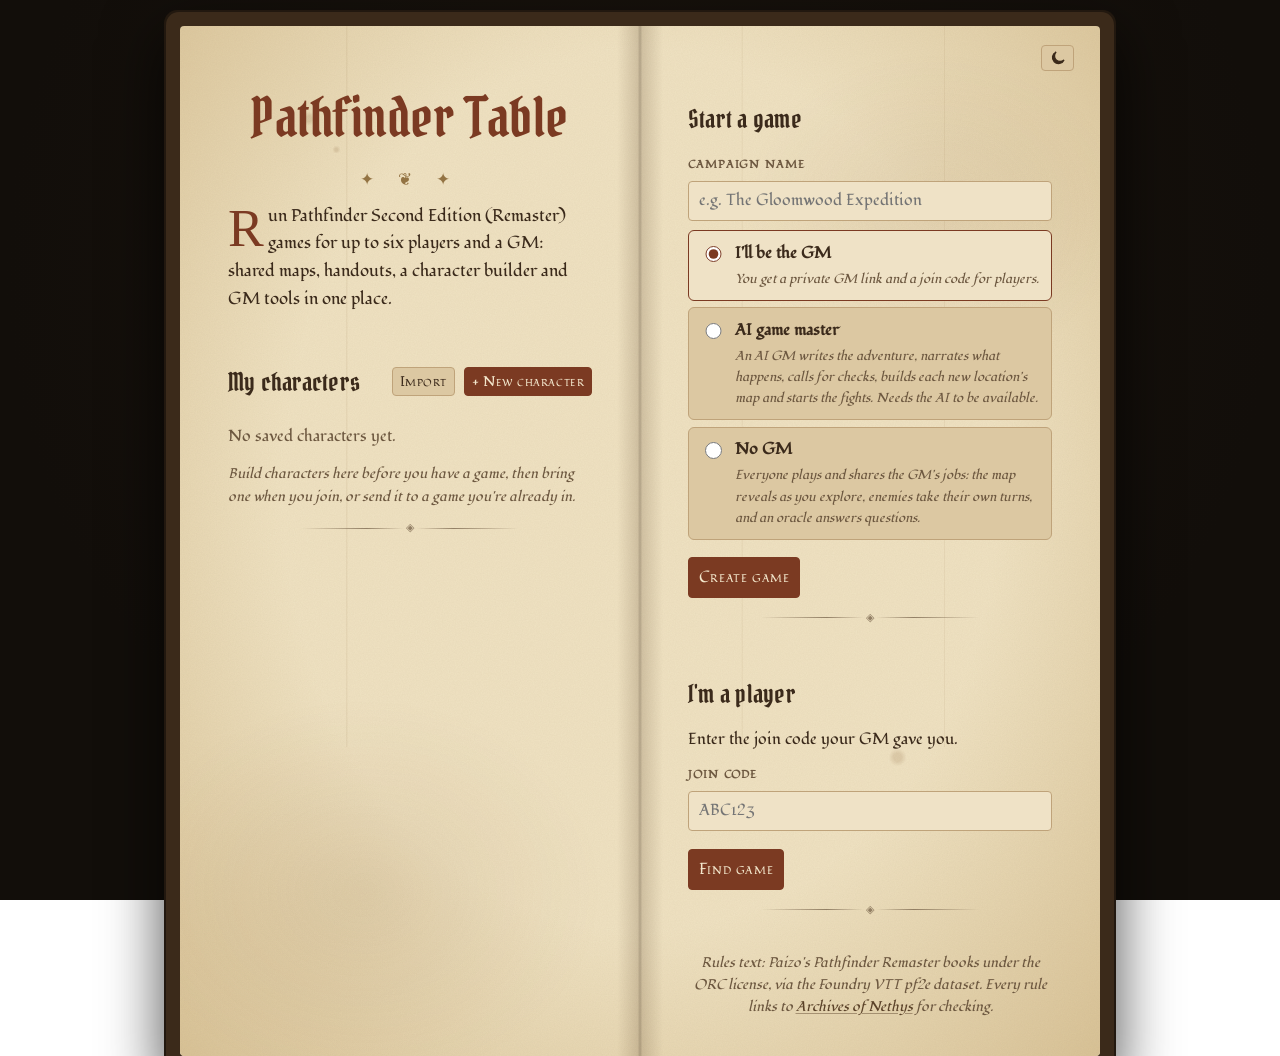
<file: public/index.html>
<!doctype html>
<html lang="en">
<head>
  <meta charset="utf-8">
  <meta name="viewport" content="width=device-width, initial-scale=1, viewport-fit=cover">
  <meta name="theme-color" content="#a33b2b">
  <meta name="apple-mobile-web-app-capable" content="yes">
  <meta name="mobile-web-app-capable" content="yes">
  <meta name="apple-mobile-web-app-status-bar-style" content="default">
  <meta name="apple-mobile-web-app-title" content="PF Table">
  <link rel="manifest" href="/manifest.webmanifest">
  <link rel="apple-touch-icon" href="/icons/apple-touch-icon.png">
  <title>Pathfinder Table</title>
  <link rel="preconnect" href="https://fonts.googleapis.com">
  <link rel="preconnect" href="https://fonts.gstatic.com" crossorigin>
  <link rel="stylesheet" href="https://fonts.googleapis.com/css2?family=Fondamento:ital@0;1&family=IM+Fell+English:ital@0;1&family=Pirata+One&family=Caveat:wght@500&display=swap">
  <link rel="stylesheet" href="css/style.css">
  <link rel="icon" href="data:image/svg+xml,<svg xmlns='http://www.w3.org/2000/svg' viewBox='0 0 32 32'><path d='M16 2 29 9v14L16 30 3 23V9z' fill='%23a33b2b'/><text x='16' y='21' font-size='13' text-anchor='middle' fill='white' font-family='serif'>20</text></svg>">
</head>
<body>
  <div id="app"></div>
  <script type="module" src="js/main.js"></script>
</body>
</html>
</file>
<file: public/css/style.css>
:root {
  /* Storybook: an illustrated fairy-tale book. Paper pages and iron-gall ink by day,
     a candlelit leather-bound copy by night. Rubric red for actions, deep teal ink for links,
     gold leaf for ornaments. */
  --bg: #efe3c8; --panel: #f9f1de; --panel2: #eadbb8; --ink: #2b1f14; --muted: #74604a; --line: #cdb789; --gold: #a87f2e; --accent: #8f2418; --accent-ink: #fbf3e0; --accent2: #1f5f63; --ok: #47662a; --warn: #9a5f12; --page-shade: rgba(110, 72, 20, .10); --vignette: rgba(92, 58, 14, .18);
  --parchment: #f3e4c0; --parchment-ink: #3b2a14; --radius: 6px;
  --shadow: 0 1px 0 var(--line), 0 6px 18px var(--page-shade);
  --font-display: "IM Fell English", "IM FELL English", Georgia, "Times New Roman", serif;
  --font-scrawl: "Caveat", "Fondamento", cursive;
  --font-body: "Fondamento", "Crimson Pro", "Iowan Old Style", "Palatino Linotype", Palatino, Georgia, serif;
  font-family: var(--font-body); color-scheme: light;
}
@media (prefers-color-scheme: dark) {
  :root:not([data-theme="light"]) { --bg: #1a140f; --panel: #271e16; --panel2: #31261b; --ink: #ecdcbc; --muted: #b19b7b; --line: #4d3c29; --gold: #caa55a; --accent: #d26a4f; --accent-ink: #1a120c; --accent2: #78b4ad; --ok: #95bb6a; --warn: #e0a64e; --page-shade: rgba(0, 0, 0, .28); --vignette: rgba(0, 0, 0, .55); color-scheme: dark; }
}
:root[data-theme="dark"] { --bg: #1a140f; --panel: #271e16; --panel2: #31261b; --ink: #ecdcbc; --muted: #b19b7b; --line: #4d3c29; --gold: #caa55a; --accent: #d26a4f; --accent-ink: #1a120c; --accent2: #78b4ad; --ok: #95bb6a; --warn: #e0a64e; --page-shade: rgba(0, 0, 0, .28); --vignette: rgba(0, 0, 0, .55); color-scheme: dark; }
* { box-sizing: border-box; }
html, body { margin: 0; height: 100%; }
body { background: var(--bg); color: var(--ink); font-size: 14px; line-height: 1.45; }
a { color: var(--accent2); }
h1, h2, h3, h4 { margin: .4em 0 .3em; font-family: var(--font-display); }
h2 { font-size: 1.35rem; } h3 { font-size: 1.1rem; } h4 { font-size: .98rem; }
p { margin: .35em 0; }
input, select, textarea, button, .button {
  font: inherit; color: var(--ink); background: var(--panel); border: 1px solid var(--line); border-radius: 6px; padding: .4em .6em;
}
textarea { width: 100%; resize: vertical; }
input[type=checkbox] { width: auto; }
button, .button { cursor: pointer; background: var(--panel2); text-decoration: none; display: inline-flex; align-items: center; gap: .3em; white-space: nowrap; }
button:hover:not(:disabled), .button:hover { filter: brightness(.95); }
button:disabled { opacity: .45; cursor: not-allowed; }
button.primary { background: var(--accent); color: var(--accent-ink); border-color: var(--accent); }
button.danger { background: var(--accent); }
.brand.link { border: none; background: none; padding: 0; font-size: 1em; }
.big-code { font-size: 1.6em; }
.dialog { display: flex; flex-direction: column; gap: .6em; }
button.small, .button.small { padding: .2em .5em; font-size: .85em; }
button.icon { background: none; border: none; padding: 0 .25em; color: var(--muted); }
button.link { background: none; border: none; padding: 0; color: var(--accent2); text-align: left; white-space: normal; }
button.link.strong { font-weight: 600; color: var(--ink); }
button.active { background: var(--accent2); color: #fff; border-color: var(--accent2); }
.muted { color: var(--muted); } .warn { color: var(--warn); } .ok { color: var(--ok); } .error { color: var(--accent); }
.hint { color: var(--muted); font-size: .88em; display: block; margin: .3em 0; }
.pre { white-space: pre-wrap; }
.row { display: flex; gap: .5em; align-items: center; }
.row.wrap { flex-wrap: wrap; } .row.between { justify-content: space-between; } .row.end { justify-content: flex-end; }
.spacer { flex: 1; }
.grid2, .grid3 { display: grid; gap: .6em; grid-template-columns: repeat(2, minmax(0, 1fr)); }
.grid3 { grid-template-columns: repeat(3, minmax(0, 1fr)); }
.cols2 { display: grid; grid-template-columns: 1fr 1fr; gap: 1em; }
.field { display: flex; flex-direction: column; gap: .2em; margin: .3em 0; }
.field .lbl, .lbl { font-size: .78em; text-transform: uppercase; letter-spacing: .04em; color: var(--muted); font-weight: 600; }
.field input, .field select, .field textarea { width: 100%; }
.check { display: inline-flex; gap: .3em; align-items: center; }
.tag { display: inline-block; background: var(--panel2); border: 1px solid var(--line); border-radius: 999px; padding: 0 .55em; font-size: .78em; margin-left: .3em; }
.code { font-family: var(--font-body); letter-spacing: .1em; }
.aon { font-size: .78em; color: var(--accent2); text-decoration: none; white-space: nowrap; }
.rar { font-size: .7em; text-transform: uppercase; margin-left: .4em; padding: 0 .4em; border-radius: 3px; color: #fff; background: #b07a2a; }
.rar.rare { background: #2b4f9e; } .rar.unique { background: #7a2b9e; }
ul.plain { list-style: none; padding: 0; margin: .3em 0; } ul.plain li { padding: .2em 0; }
.loading, .empty { padding: 3em; text-align: center; color: var(--muted); }
.empty pre { text-align: left; display: inline-block; background: var(--panel2); padding: 1em; border-radius: 6px; }

/* landing */
.landing { max-width: 920px; margin: 0 auto; padding-block: 2em; padding-left: max(16px, env(safe-area-inset-left, 0px)); padding-right: max(16px, env(safe-area-inset-right, 0px)); }
.hero h1 { font-size: 2.4rem; margin-bottom: 0; color: var(--accent); }
.cards { display: grid; grid-template-columns: 1fr 1fr; gap: 1em; margin: 1em 0; }
.card { background: var(--panel); border: 1px solid var(--line); border-radius: var(--radius); padding: 1.2em; box-shadow: var(--shadow); }
.card > button.primary { margin-top: .6em; }
.recent li { display: flex; gap: .5em; align-items: center; }
footer { color: var(--muted); font-size: .85em; margin-top: 2em; }
.seats { display: grid; grid-template-columns: repeat(3, 1fr); gap: .5em; margin: .5em 0 1em; }
.seat { flex-direction: column; align-items: flex-start; padding: .6em; white-space: normal; }
.seat.chosen { outline: 2px solid var(--accent); }

/* app layout */
.topbar { display: flex; gap: .7em; align-items: center; padding-block: .5em; padding-left: max(16px, env(safe-area-inset-left, 0px)); padding-right: max(16px, env(safe-area-inset-right, 0px)); background: var(--panel); border-bottom: 1px solid var(--line); position: sticky; top: 0; z-index: 5; flex-wrap: wrap; }
.brand { font-family: var(--font-display); font-weight: 700; color: var(--accent); text-decoration: none; }
.topbar .title { font-weight: 600; }
.layout { display: grid; grid-template-columns: minmax(0, 1fr) 340px; height: calc(100vh - 49px); }
.main { overflow: auto; padding-block: 0 2em; padding-left: max(16px, env(safe-area-inset-left, 0px)); padding-right: max(16px, env(safe-area-inset-right, 0px)); }
.side { border-left: 1px solid var(--line); background: var(--panel); display: flex; flex-direction: column; min-height: 0; }
.side .grow { flex: 1; min-height: 0; display: flex; flex-direction: column; }
body.offline .topbar::after { content: "Reconnecting…"; color: var(--warn); }
.tabs { display: flex; gap: .2em; flex-wrap: wrap; position: sticky; top: 0; background: var(--bg); padding: .6em 0; z-index: 3; border-bottom: 1px solid var(--line); margin-bottom: .6em; }
.tabs button { background: none; border: 1px solid transparent; }
.tabs button.active { background: var(--panel); border-color: var(--line); color: var(--ink); font-weight: 600; }
.badge { background: var(--accent); color: #fff; border-radius: 999px; padding: 0 .4em; font-size: .75em; }
.bsec { background: var(--panel); border: 1px solid var(--line); border-radius: var(--radius); padding: .8em 1em; margin: .7em 0; }

/* log */
.log-panel { display: flex; flex-direction: column; flex: 1; min-height: 0; padding: .5em; gap: .4em; border-top: 1px solid var(--line); }
.log { flex: 1; overflow-y: auto; display: flex; flex-direction: column; gap: .35em; min-height: 120px; }
.log-chat { font-size: .92em; }
.log-system { font-size: .85em; color: var(--muted); font-style: italic; }
.log-roll { background: var(--panel2); border-radius: 6px; padding: .35em .55em; border-left: 3px solid var(--accent2); }
.log-roll.private { border-left-color: var(--warn); opacity: .9; }
.log-roll.nat20 { border-left-color: var(--ok); } .log-roll.nat1 { border-left-color: var(--accent); }
.roll-total .total { font-size: 1.4em; font-weight: 700; font-family: var(--font-display); }
.outcome { font-weight: 600; font-size: .85em; }
.outcome.o0 { color: var(--accent); } .outcome.o1 { color: var(--warn); } .outcome.o2 { color: var(--ok); } .outcome.o3 { color: var(--ok); text-transform: uppercase; }
.dice-row { display: flex; flex-wrap: wrap; gap: .25em; align-items: center; }
.log-panel .row input:not([type]) { flex: 1; min-width: 0; }

/* initiative */
.initiative { padding: .5em; max-height: 45vh; overflow: auto; }
.ini-list { list-style: none; padding: 0; margin: .3em 0; }
.ini-list li { display: grid; grid-template-columns: 2.2em 1fr auto; gap: .2em .4em; align-items: center; padding: .25em .35em; border-radius: 5px; border-left: 3px solid transparent; }
.ini-list li.current { background: var(--panel2); border-left-color: var(--accent); font-weight: 600; }
.ini-list li.enemy .name { color: var(--accent); } .ini-list li.pc .name { color: var(--accent2); } .ini-list li.ally .name { color: var(--ok); }
.ini-list li.hidden-entry { opacity: .55; }
.ini-list .init { font-weight: 700; text-align: center; background: var(--panel2); border-radius: 4px; }
.ini-list .ini-ctl { grid-column: 1 / -1; display: flex; gap: .2em; justify-content: flex-end; }
.ini-list .conds { grid-column: 2 / -1; color: var(--warn); }

/* builder */
.builder-head { display: flex; justify-content: space-between; align-items: center; flex-wrap: wrap; gap: .5em; }
.builder-cols { display: grid; grid-template-columns: minmax(0, 1fr) 270px; gap: 1em; align-items: start; }
.builder-summary { position: sticky; top: 3.5em; background: var(--panel); border: 1px solid var(--line); border-radius: var(--radius); padding: .8em; max-height: calc(100vh - 120px); overflow: auto; }
.attr-grid { display: grid; grid-template-columns: repeat(6, 1fr); gap: .25em; text-align: center; }
.attr { background: var(--panel2); border-radius: 6px; padding: .2em; display: flex; flex-direction: column; }
.attr span { font-size: .7em; color: var(--muted); }
.attr strong { font-size: 1.15em; }
table.mini { border-collapse: collapse; width: 100%; font-size: .92em; margin: .3em 0; }
table.mini td, table.mini th { padding: .2em .4em; border-bottom: 1px solid var(--line); text-align: left; }
table.mini.dc th { color: var(--muted); font-weight: 400; }
.skill-list > div { display: flex; justify-content: space-between; font-size: .9em; }
.issues { background: rgba(168,106,16,.12); border-radius: 6px; padding: .4em .7em; margin-top: .6em; }
.issues ul { margin: 0; padding-left: 1.1em; font-size: .88em; }
.chips { display: flex; flex-wrap: wrap; gap: .3em; margin: .3em 0; }
.chip { border-radius: 999px; padding: .2em .65em; font-size: .88em; background: var(--panel2); border: 1px solid var(--line); display: inline-flex; gap: .2em; align-items: center; }
.chip.on { background: var(--accent2); color: #fff; border-color: var(--accent2); }
.chip.on button.icon { color: #fff; }
.chip.add { border-style: dashed; }
.boost-row { display: flex; gap: .3em; align-items: center; flex-wrap: wrap; margin: .3em 0; }
.boost-row .lbl { min-width: 12em; }
.info-cards { display: grid; grid-template-columns: repeat(auto-fill, minmax(240px, 1fr)); gap: .5em; margin-top: .6em; }
.info-card { background: var(--panel2); border-radius: 6px; padding: .5em .7em; font-size: .9em; }
.rich.collapsed { max-height: 4.2em; overflow: hidden; -webkit-mask-image: linear-gradient(#000 50%, transparent); mask-image: linear-gradient(#000 50%, transparent); }
.rich p { margin: .3em 0; } .rich hr { border: none; border-top: 1px solid var(--line); }
.feat-slots { display: flex; flex-direction: column; gap: .3em; }
.feat-slot { display: grid; grid-template-columns: 2.2em 6em 1fr auto auto; gap: .4em; align-items: center; }
.feat-slot .lvl { font-weight: 700; text-align: center; background: var(--panel2); border-radius: 4px; }
.feat-slot .kind { color: var(--muted); font-size: .88em; }
.feat-slot button.empty { border-style: dashed; color: var(--muted); }
.feat-slot > button:nth-child(3) { justify-content: flex-start; }
.weapon-row { display: grid; grid-template-columns: 8em 1fr auto auto auto; gap: .4em; align-items: center; margin: .25em 0; }
.spell-rank { margin: .4em 0; }
.picker-list { max-height: 60vh; overflow: auto; margin-top: .5em; }
.pick { border-bottom: 1px solid var(--line); padding: .45em 0; }
.pick.taken { opacity: .5; }
.pick small { display: block; }

/* sheet */
.sheet-head { display: flex; gap: .8em; align-items: center; }
.sheet-head > div:nth-child(2) { flex: 1; }
.token-dot { width: 2.6em; height: 2.6em; border-radius: 50%; color: #fff; display: flex; align-items: center; justify-content: center; font-weight: 700; font-size: 1.2em; flex: none; }
.token-dot.small { width: 1.6em; height: 1.6em; font-size: .75em; }
.sheet-vitals { display: grid; grid-template-columns: 1.6fr repeat(4, 1fr); gap: .5em; margin: .6em 0; }
.vital { background: var(--panel); border: 1px solid var(--line); border-radius: var(--radius); padding: .5em; display: flex; flex-direction: column; gap: .25em; }
.vital .big { font-size: 2em; font-family: var(--font-display); }
.hpbar { height: 6px; background: var(--panel2); border-radius: 3px; overflow: hidden; }
.hpbar div { height: 100%; background: var(--ok); }
.rollable { display: flex; justify-content: space-between; gap: .5em; width: 100%; background: var(--panel2); }
.rollable:hover { background: var(--accent2); color: #fff; }
.pip { width: 1.8em; justify-content: center; padding: .1em; opacity: .4; }
.pip.on { opacity: 1; color: var(--warn); }
.conditions { margin: .4em 0; }
.sheet-cols { display: grid; grid-template-columns: 1fr 1.2fr 1fr; gap: 1em; }
.sheet .skills { display: flex; flex-direction: column; gap: .2em; }
.sheet .skill.untrained { opacity: .7; }
.strike { background: var(--panel); border: 1px solid var(--line); border-radius: 6px; padding: .4em .6em; margin: .3em 0; }
.sheet.compact .sheet-cols { grid-template-columns: 1fr 1fr; }

/* map */
.map-view { display: flex; flex-direction: column; gap: .4em; min-width: 0; max-width: 100%; }
.map-toolbar { display: flex; gap: .25em; flex-wrap: wrap; align-items: center; }
.map-wrap { overflow: auto; max-height: 70vh; border: 1px solid var(--line); border-radius: 6px; background: var(--panel2); }
.map-canvas { display: block; cursor: crosshair; touch-action: none; }
.map-status { font-size: .8em; min-width: 12em; }
.tokens-list { margin: .5em 0; }

/* GM */
.seat-grid { display: grid; grid-template-columns: repeat(auto-fill, minmax(230px, 1fr)); gap: .7em; }
.seat-card { background: var(--panel); border: 1px solid var(--line); border-radius: var(--radius); padding: .7em; }
.seat-card.open { border-style: dashed; }
.seat-card.companion { border-color: var(--ok); }
.notes { display: flex; flex-direction: column; gap: .4em; margin-top: .5em; }
.note { background: var(--panel); border: 1px solid var(--line); border-radius: 6px; padding: .5em .7em; }
.note.public { border-left: 3px solid var(--ok); }
.plot-item { border-bottom: 1px dashed var(--line); padding: .5em 0; }
.ai-out { white-space: pre-wrap; background: var(--panel2); border-radius: 6px; padding: .7em; margin: .5em 0; border-left: 3px solid #8a5a9e; }
.ai-out:empty { display: none; }
.big-dc { font-size: 2.2em; font-family: var(--font-display); font-weight: 700; margin: .2em 0; }
.ref-list { margin-top: .5em; }
.ref-list.short { max-height: 55vh; overflow: auto; }
.ref-item { border-bottom: 1px solid var(--line); padding: .35em 0; }
.ref-item small { display: block; }
.reference .row input { flex: 1; }
.quick-rules { display: grid; grid-template-columns: repeat(auto-fill, minmax(280px, 1fr)); gap: .7em; }
.quick-rules section { background: var(--panel); border: 1px solid var(--line); border-radius: 6px; padding: .6em .8em; }
.statblock { font-size: .93em; }
.statblock hr { border: none; border-top: 2px solid var(--accent); margin: .3em 0; }
.statblock .ability { margin: .3em 0; }
.traits { display: flex; flex-wrap: wrap; gap: .2em; margin: .2em 0; }
.traits span { background: #5b1e16; color: #fff; text-transform: uppercase; font-size: .7em; padding: .1em .45em; font-weight: 700; letter-spacing: .03em; }
.secret { color: var(--warn); }
.scene-brief ul { padding-left: 1.2em; }

/* handouts */
.handout-grid { display: grid; grid-template-columns: repeat(auto-fill, minmax(320px, 1fr)); gap: 1em; }
.handout-card { background: var(--panel); border: 1px solid var(--line); border-radius: var(--radius); padding: .7em; display: flex; flex-direction: column; gap: .5em; }
.mini-preview { max-height: 260px; overflow: hidden; -webkit-mask-image: linear-gradient(#000 75%, transparent); mask-image: linear-gradient(#000 75%, transparent); }
.handout-editor { display: grid; grid-template-columns: 1fr 1fr; gap: 1em; }
.handout { background: var(--parchment); color: var(--parchment-ink); font-family: var(--font-body); padding: 1.5em 1.7em; border-radius: 3px;
  box-shadow: inset 0 0 40px rgba(120,80,20,.25), 0 2px 8px rgba(0,0,0,.2); position: relative; font-size: 15px; line-height: 1.55; }
.handout h2, .handout h3 { color: #4a2b0e; margin-top: 0; }
.handout .salute { font-style: italic; }
.handout .sign { text-align: right; font-style: italic; margin-top: 1em; }
.handout .seal { position: absolute; right: 1em; bottom: -.6em; width: 2.6em; height: 2.6em; border-radius: 50%; background: #8c1d14; color: #f3d9a0; display: flex; align-items: center; justify-content: center; font-weight: 700; box-shadow: 0 2px 4px rgba(0,0,0,.3); }
.ho-notice { text-align: center; border: 3px double #6b4a22; }
.ho-notice h2 { font-size: 2.2em; letter-spacing: .12em; margin: 0; }
.ho-notice .reward { font-weight: 700; font-size: 1.1em; }
.ho-journal { background: #efe6cf; font-style: italic; }
.ho-prophecy { text-align: center; font-style: italic; background: #e8d9b0; }
.ho-clue { background: #f7efd8; transform: rotate(-.6deg); font-family: var(--font-scrawl); font-size: 1.2em; }
.ho-item, .ho-creature, .ho-npc { background: #fbf6ea; font-family: var(--font-body); font-size: 14px; }
.ho-mapfrag img { max-width: 100%; display: block; margin: 0 auto; filter: sepia(.35); border: 1px solid #6b4a22; }
.handout .traits span { background: #5b1e16; }
body.print-handout { background: #fff; padding: 2em; }
@media print { body.print-handout .handout { box-shadow: none; } }

/* modal & toast */
.modal-back { position: fixed; inset: 0; background: rgba(0,0,0,.45); display: flex; align-items: flex-start; justify-content: center; padding: 4vh 1em; z-index: 20; overflow: auto; }
.modal { background: var(--bg); border-radius: 10px; width: min(640px, 100%); box-shadow: 0 10px 40px rgba(0,0,0,.35); }
.modal.wide { width: min(1100px, 100%); }
.modal-head { display: flex; justify-content: space-between; align-items: center; padding: .6em 1em; border-bottom: 1px solid var(--line); }
.modal-body { padding: 1em; max-height: 82vh; overflow: auto; }
#toasts { position: fixed; bottom: 1em; left: 50%; transform: translateX(-50%); display: flex; flex-direction: column; gap: .4em; z-index: 30; }
.toast { background: #2a241d; color: #fff; padding: .55em 1em; border-radius: 6px; box-shadow: var(--shadow); transition: opacity .6s; }
.toast.error { background: var(--accent); }
.toast.out { opacity: 0; }

/* shared bits used by the phone layout */
.menu-btn, .sum-bar, .mobile-only { display: none; }
.icon-btn { background: none; border: none; font-size: 1.4em; line-height: 1; padding: .1em .4em; }
.code-btn { font-family: inherit; }
.num-input { width: 4.5em; }
.dc-input { width: 4.5em; }
.as-input { width: 8em; }
.grow-input { flex: 1; min-width: 0; }
.ini-add { margin-top: .3em; }
.ini-add summary { cursor: pointer; color: var(--accent2); font-size: .9em; padding: .2em 0; }
.ini-add[open] > * + * { margin-top: .3em; }
.ini-add .row { width: 100%; }
.map-toolbar { display: flex; gap: .4em; align-items: center; flex-wrap: wrap; }
.map-tools, .map-zoom { display: flex; gap: .25em; align-items: center; flex-wrap: wrap; }
.map-zoom { margin-left: auto; }
.play-tab { display: flex; flex-direction: column; }
.sheet-back { position: fixed; inset: 0; background: rgba(0,0,0,.4); z-index: 40; display: flex; align-items: flex-end; justify-content: center; }
.action-sheet { background: var(--bg); width: min(520px, 100%); border-radius: 14px 14px 0 0; padding: .5em .5em calc(.6em + env(safe-area-inset-bottom)); display: flex; flex-direction: column; gap: .15em; max-height: 80vh; overflow: auto; }
.as-title { font-weight: 700; padding: .5em .8em; color: var(--muted); font-size: .9em; }
.as-item { display: flex; align-items: center; gap: .7em; width: 100%; padding: .85em .9em; font-size: 1.02rem; background: var(--panel); border: none; border-radius: 10px; color: var(--ink); text-decoration: none; text-align: left; white-space: normal; }
.as-item.active { background: var(--accent2); color: #fff; }
.as-item.cancel { justify-content: center; margin-top: .3em; font-weight: 600; }
.as-icon { width: 1.6em; text-align: center; }

/* tablets: keep the side column, just narrower */
@media (max-width: 1100px) and (min-width: 761px) {
  .layout { grid-template-columns: minmax(0, 1fr) 290px; }
  .builder-cols, .sheet-cols, .handout-editor, .cols2 { grid-template-columns: 1fr; }
  .builder-summary { position: static; max-height: none; }
  .sheet-vitals { grid-template-columns: 1fr 1fr; }
  .cards { grid-template-columns: 1fr; }
}

/* ================= phones ================= */
@media (max-width: 760px) {
  body { font-size: 15px; -webkit-tap-highlight-color: transparent; }
  /* 16px inputs stop iOS from zooming in on focus */
  input, select, textarea { font-size: 16px; }
  button, .button { min-height: 40px; }
  button.small, .button.small { min-height: 34px; padding: .3em .65em; font-size: .9em; }
  button.icon { min-height: 32px; min-width: 32px; justify-content: center; }
  .hide-mobile, .top-actions, .brand, .tool-text, .map-status { display: none !important; }
  .menu-btn { display: inline-flex; min-height: 40px; }
  .mobile-only { display: initial; }

  .topbar { padding-block: .35em; top: env(safe-area-inset-top, 0px); gap: .5em; flex-wrap: nowrap; }
  body::before { content: ""; position: fixed; inset: 0 0 auto; height: env(safe-area-inset-top, 0px); z-index: 10; background: var(--panel); }
  .topbar .title { overflow: hidden; text-overflow: ellipsis; white-space: nowrap; min-width: 0; flex: 0 1 auto; }
  .topbar .tag { white-space: nowrap; overflow: hidden; text-overflow: ellipsis; max-width: 40vw; }
  .layout { display: block; height: auto; }
  .side { display: none; }
  .main { overflow: visible; padding-block: .3em calc(76px + env(safe-area-inset-bottom, 0px)); padding-left: max(16px, env(safe-area-inset-left, 0px)); padding-right: max(16px, env(safe-area-inset-right, 0px)); }
  .main:has(.play-tab) { padding-bottom: calc(66px + env(safe-area-inset-bottom)); }

  /* bottom navigation */
  .tabs.bottom-nav { position: fixed; left: 0; right: 0; bottom: 0; top: auto; z-index: 15; margin: 0; padding: .25em max(.25em, env(safe-area-inset-right, 0px)) calc(.25em + env(safe-area-inset-bottom, 0px)) max(.25em, env(safe-area-inset-left, 0px));
    background: var(--panel); border-top: 1px solid var(--line); border-bottom: none; display: grid; grid-auto-flow: column; grid-auto-columns: 1fr; gap: 0; box-shadow: 0 -2px 10px rgba(0,0,0,.06); }
  .bottom-nav button { flex-direction: column; gap: .05em; border: none; background: none; padding: .3em .1em; min-height: 52px; color: var(--muted); border-radius: 8px; }
  .bottom-nav button.active { color: var(--accent); background: var(--panel2); font-weight: 600; }
  .nav-icon { font-size: 1.35em; line-height: 1.1; position: relative; }
  .nav-icon .badge { position: absolute; top: -.3em; right: -.9em; font-size: .55em; padding: .05em .45em; }
  .nav-label { font-size: .7rem; white-space: nowrap; overflow: hidden; text-overflow: ellipsis; max-width: 100%; }

  .bsec { padding: .7em .8em; margin: .5em 0; }
  .main .row:not(.scroll-row):not(.chat-row):not(.between) { flex-wrap: wrap; }
  .main .row.between { gap: .4em; }
  .field { min-width: 0; }
  .map-wrap { min-width: 0; max-width: 100%; }
  pre, .empty pre { white-space: pre-wrap; word-break: break-all; max-width: 100%; }
  .empty { padding: 1.5em .5em; }
  .bottom-nav button { min-width: 0; }
  .grid2, .grid3, .seats, .cols2, .cards, .builder-cols, .sheet-cols, .handout-editor { grid-template-columns: 1fr; }
  .row.wrap.scroll-row { flex-wrap: nowrap; overflow-x: auto; padding-bottom: .3em; -webkit-overflow-scrolling: touch; scrollbar-width: none; }
  .scroll-row > * { flex: none; }
  .landing { padding-block: 1em calc(1em + env(safe-area-inset-bottom, 0px)); }
  .hero h1 { font-size: 1.9rem; }
  h2 { font-size: 1.2rem; }

  /* modals become full-screen pages */
  .modal-back { padding: 0; align-items: stretch; }
  .modal, .modal.wide { width: 100%; min-height: 100%; border-radius: 0; display: flex; flex-direction: column; }
  .modal-head { position: sticky; top: 0; background: var(--bg); z-index: 2; padding-top: calc(.6em + env(safe-area-inset-top)); }
  .modal-head .icon { font-size: 1.3em; }
  .modal-body { max-height: none; flex: 1; padding: .8em .8em calc(1.5em + env(safe-area-inset-bottom)); }
  .picker-list { max-height: none; }
  .modal .row:has(> input) { flex-wrap: wrap; }
  #toasts { bottom: calc(80px + env(safe-area-inset-bottom)); width: calc(100% - 2em); }
  .toast { text-align: center; }

  /* chat & initiative tab */
  .play-tab { height: calc(100dvh - 140px - env(safe-area-inset-top) - env(safe-area-inset-bottom)); min-height: 360px; }
  .play-tab .initiative { max-height: none; padding: 0; flex: none; }
  .play-tab .log-panel { flex: 1; min-height: 0; display: flex; flex-direction: column; }
  .play-tab .log { flex: 1; min-height: 100px; height: auto; }
  .log-controls { display: flex; flex-direction: column; gap: .35em; padding-top: .3em; border-top: 1px solid var(--line); }
  .play-tab .log-panel { border: 1px solid var(--line); border-radius: var(--radius); background: var(--panel); margin-top: .6em; padding: .5em; }
  .dice-row { flex-wrap: nowrap; overflow-x: auto; scrollbar-width: none; }
  .dice-row .die { flex: none; min-width: 42px; justify-content: center; }
  .chat-row { flex-wrap: wrap; }
  .chat-row input:not(.as-input) { flex: 1; min-width: 0; }
  .chat-row .as-input { width: 100%; }
  .ini-list li { padding: .35em .3em; }
  .play-tab .ini-list { max-height: 26vh; overflow-y: auto; border-bottom: 1px solid var(--line); }
  .ini-list .num-input { width: 3.8em; min-height: 34px; }
  .ini-list .ini-ctl { flex-wrap: wrap; }

  /* builder */
  .builder-head { position: sticky; top: 0; z-index: 4; background: var(--bg); padding: .3em 0; }
  .builder-head h2 { font-size: 1.1rem; margin: 0; }
  .builder-head .row { flex: 1; justify-content: flex-end; }
  .builder-summary { position: fixed; left: 0; right: 0; bottom: calc(62px + env(safe-area-inset-bottom)); top: auto; z-index: 12; max-height: 2.9em; overflow: hidden;
    border-radius: 12px 12px 0 0; padding: 0 .8em; box-shadow: 0 -4px 14px rgba(0,0,0,.12); transition: max-height .2s; }
  .builder-summary.open { max-height: 70vh; overflow: auto; padding-bottom: 1em; }
  .modal .builder-summary { bottom: 0; }
  .sum-bar { display: flex; width: 100%; gap: .6em; align-items: center; justify-content: space-between; background: none; border: none; padding: .55em 0; min-height: 2.9em; position: sticky; top: 0; background: var(--panel); z-index: 1; }
  .sum-bar strong { overflow: hidden; text-overflow: ellipsis; white-space: nowrap; max-width: 35%; }
  .sum-bar .chev { transition: transform .2s; }
  .builder-summary.open .chev { transform: rotate(180deg); }
  .sum-title { display: none; }
  .builder-form { padding-bottom: 3.5em; }
  .boost-row { gap: .35em; }
  .boost-row .lbl { min-width: 100%; }
  .boost-row .chip { min-width: 3.4em; justify-content: center; min-height: 38px; }
  .chips .chip { min-height: 34px; }
  .feat-slot { display: flex; flex-wrap: wrap; gap: .35em; padding: .3em 0; border-bottom: 1px dashed var(--line); }
  .feat-slot > button:nth-child(3) { flex: 1 1 60%; white-space: normal; text-align: left; }
  .weapon-row { display: flex; flex-wrap: wrap; gap: .35em; padding: .4em 0; border-bottom: 1px dashed var(--line); }
  .weapon-row small { width: 100%; }
  .info-cards { grid-template-columns: 1fr; }

  /* sheet */
  .sheet-head h2 { font-size: 1.2rem; margin: 0; }
  .sheet-vitals { grid-template-columns: 1fr 1fr; }
  .sheet-vitals .vital.hp { grid-column: 1 / -1; }
  .vital.hp .row { flex-wrap: wrap; }
  .rollable { min-height: 42px; align-items: center; }
  .strike .row { flex-wrap: wrap; }
  .strike .row button { flex: 1 1 auto; justify-content: center; }
  .attr-grid { gap: .2em; }

  /* map: fill the screen, toolbar scrolls sideways */
  .map-toolbar { flex-wrap: nowrap; overflow-x: auto; scrollbar-width: none; padding-bottom: .2em; }
  .map-tools, .map-zoom { flex-wrap: nowrap; }
  .map-tools button, .map-zoom button { min-width: 42px; justify-content: center; font-size: 1.05em; }
  .map-wrap { max-height: none; height: calc(100dvh - 215px); min-height: 260px; }
  .map-title { margin: .2em 0; font-size: 1rem; }
  .table-tab .map-wrap { height: calc(100dvh - 250px); }

  /* lists & cards */
  .handout-grid { grid-template-columns: 1fr; }
  .seat-grid { grid-template-columns: 1fr; }
  .quick-rules { grid-template-columns: 1fr; }
  .reference > .row { flex-wrap: wrap; }
  .reference > .row input { flex: 1 1 100%; order: 3; }
  .ref-item .row button.link { min-height: 32px; }
  .notes .note .row { flex-wrap: wrap; }
  .plot-item .row { flex-wrap: wrap; }
  .enc-builder > .row { gap: .3em .6em; }
  .encounter table.mini td { padding: .3em .2em; }
  .ref-list.short { max-height: 45vh; }
  .statblock { font-size: .95em; }
  .handout { padding: 1.1em 1.2em; font-size: 15px; }
  .ho-notice h2 { font-size: 1.7em; }
  .mini-preview { max-height: 220px; }
}
.install-hint { display: none; }
@media (max-width: 760px) { .install-hint { display: block; } }

/* game type choice, character library, GM-less tables */
.mode-pick { display: flex; flex-direction: column; gap: .4em; margin: .5em 0; }
.mode-opt { display: flex; gap: .6em; align-items: flex-start; padding: .6em .7em; border: 1px solid var(--line); border-radius: var(--radius); background: var(--panel2); cursor: pointer; }
.mode-opt:has(input:checked) { border-color: var(--accent); background: var(--panel); }
.mode-opt input { margin-top: .25em; }
.mode-opt span { display: flex; flex-direction: column; gap: .15em; min-width: 0; }
.mode-opt small { color: var(--muted); }
.library { margin: 1em 0; }
.lib-list { display: flex; flex-direction: column; gap: .4em; margin: .5em 0; }
.lib-card { display: flex; gap: .6em; align-items: center; padding: .5em .6em; border: 1px solid var(--line); border-radius: var(--radius); background: var(--panel); width: 100%; text-align: left; white-space: normal; }
.lib-card.pickable:hover { border-color: var(--accent2); }
.lib-text { display: flex; flex-direction: column; flex: 1; min-width: 0; }
.lib-text strong, .lib-text small { overflow: hidden; text-overflow: ellipsis; }
.solo-builder { max-width: 1200px; margin: 0 auto; }
.spoiler { margin: .5em 0; padding: .4em .7em; border: 1px dashed var(--line); border-radius: 6px; }
.spoiler summary { cursor: pointer; color: var(--warn); font-weight: 600; }
.sheet-lib { margin: .8em 0; }
.table-tools { margin-bottom: .4em; }
.story textarea { margin-bottom: .4em; }
.story .row input { flex: 1; min-width: 10em; }
.picker-btn { width: 100%; white-space: normal; text-align: left; justify-content: flex-start; min-height: 2.6em; }
.picker-btn > span { display: flex; flex-direction: column; gap: .1em; min-width: 0; }
.picker-btn.empty { border-style: dashed; color: var(--muted); }
.library .row > button { margin: 0; }
.custom-heritage { background: var(--panel2); }


/* ================= storybook theme ================= */
body {
  font-size: 16px; line-height: 1.5;
  background:
    radial-gradient(ellipse at 50% -10%, rgba(255, 250, 235, .35), transparent 55%),
    radial-gradient(ellipse at 50% 120%, var(--vignette), transparent 60%),
    var(--bg);
  background-attachment: fixed;
}
h1, h2, h3, h4 { font-family: var(--font-display); font-weight: 400; letter-spacing: .01em; text-wrap: balance; }
h2 { font-size: 1.55rem; } h3 { font-size: 1.25rem; } h4 { font-size: 1.05rem; color: var(--accent2); }
a { color: var(--accent2); text-decoration-color: color-mix(in srgb, var(--accent2) 40%, transparent); text-underline-offset: 2px; }
.code { font-family: var(--font-display); letter-spacing: .14em; }
.field .lbl, .lbl { font-family: var(--font-body); font-variant: small-caps; text-transform: lowercase; font-size: .95em; letter-spacing: .06em; font-weight: 600; }
.hint, small { font-style: italic; }
.muted { font-style: normal; }

/* controls: ink on paper */
input, select, textarea { background: color-mix(in srgb, var(--panel) 80%, #fff 20%); border-color: var(--line); border-radius: 4px; }
:root[data-theme="dark"] input, :root[data-theme="dark"] select, :root[data-theme="dark"] textarea { background: var(--panel2); }
@media (prefers-color-scheme: dark) { :root:not([data-theme="light"]) input, :root:not([data-theme="light"]) select, :root:not([data-theme="light"]) textarea { background: var(--panel2); } }
input:focus-visible, select:focus-visible, textarea:focus-visible, button:focus-visible, a:focus-visible { outline: 2px solid var(--gold); outline-offset: 1px; }
button, .button { font-family: var(--font-body); font-variant: small-caps; letter-spacing: .04em; border-radius: 4px; background: var(--panel2); border-color: var(--line); }
button.primary {
  background: radial-gradient(circle at 35% 30%, color-mix(in srgb, var(--accent) 80%, #fff 20%), var(--accent) 60%);
  border-color: color-mix(in srgb, var(--accent) 70%, #000 30%); color: var(--accent-ink);
  box-shadow: inset 0 -2px 0 rgba(0, 0, 0, .18), 0 1px 2px rgba(0, 0, 0, .2);
}
button.active { background: var(--accent2); border-color: var(--accent2); color: var(--accent-ink); }
button.link, button.icon, .icon-btn { font-variant: normal; letter-spacing: 0; }
button.link.strong { font-family: var(--font-display); font-weight: 400; font-size: 1.05em; }
.chip { font-variant: small-caps; letter-spacing: .03em; }
.chip.on { background: var(--accent2); border-color: var(--accent2); color: var(--accent-ink); }
.tag { font-variant: small-caps; background: transparent; border-color: var(--gold); color: var(--muted); }

/* pages: cards and sections framed like book leaves */
.card, .bsec, .vital, .seat-card, .handout-card, .note, .strike, .lib-card, .quick-rules section, .info-card {
  background: var(--panel);
  border: 1px solid var(--line);
  box-shadow: inset 0 0 0 3px var(--panel), inset 0 0 0 4px color-mix(in srgb, var(--gold) 35%, transparent), var(--shadow);
}
.info-card { background: var(--panel2); }
.bsec > h3::before, .card > h2::before, .seat-card h4::before { content: "❧ "; color: var(--gold); }
.bsec > h3, .card > h2 { border-bottom: 1px solid color-mix(in srgb, var(--gold) 45%, transparent); padding-bottom: .15em; }

/* landing: title page */
.hero { text-align: center; padding: 1em 0 .5em; }
.hero h1 { font-family: var(--font-display); font-size: clamp(2.2rem, 7vw, 3.4rem); color: var(--accent); margin: 0; }
.hero h1::after { content: "✦ ❦ ✦"; display: block; font-size: .32em; color: var(--gold); letter-spacing: .6em; margin-top: .2em; }
.hero p { max-width: 36em; margin: .6em auto 0; font-size: 1.08em; }
.hero p::first-letter { font-family: var(--font-display); float: left; font-size: 3.1em; line-height: .85; padding: .06em .08em 0 0; color: var(--accent); }
footer { text-align: center; font-style: italic; }

/* running head and ribbon tabs */
.topbar { background: var(--panel); border-bottom: 3px double var(--line); }
.brand { font-family: var(--font-display); font-size: 1.15em; }
.topbar .title { font-family: var(--font-display); font-weight: 400; font-size: 1.08em; }
.tabs { background: transparent; border-bottom: 1px solid var(--line); }
.tabs:not(.bottom-nav) button { font-family: var(--font-display); font-variant: normal; letter-spacing: 0; font-size: 1.02em; border-radius: 4px 4px 0 0; }
.tabs:not(.bottom-nav) button.active { background: var(--panel); border-color: var(--line); border-bottom-color: var(--panel); box-shadow: inset 0 3px 0 var(--accent); color: var(--accent); }
.bottom-nav { background: var(--panel) !important; border-top: 3px double var(--line) !important; }
.bottom-nav button { font-variant: normal; letter-spacing: 0; }
.bottom-nav button.active { background: transparent !important; color: var(--accent) !important; box-shadow: inset 0 3px 0 var(--accent); border-radius: 0; }
.nav-label { font-family: var(--font-display); font-size: .78rem !important; }
.side { background: var(--panel); border-left: 3px double var(--line); }

/* chat and rolls read like margin notes */
.log-roll { background: var(--panel2); border-left-color: var(--accent2); }
.roll-total .total, .vital .big, .big-dc { font-family: var(--font-display); font-variant-numeric: tabular-nums; }
.log-system { font-family: var(--font-body); }
.ini-list .init { font-family: var(--font-display); background: transparent; border: 1px solid var(--gold); }
.ini-list li.current { background: var(--panel2); border-left-color: var(--accent); }
.attr { background: var(--panel2); border: 1px solid color-mix(in srgb, var(--gold) 40%, transparent); }
.attr strong { font-family: var(--font-display); font-weight: 400; font-size: 1.3em; }
.hpbar div { background: linear-gradient(90deg, var(--ok), color-mix(in srgb, var(--ok) 70%, var(--gold))); }

/* the map sits in the book like an inset illustration */
.map-wrap { border: 1px solid var(--line); box-shadow: inset 0 0 0 4px var(--panel), inset 0 0 0 5px var(--gold); background: var(--panel2); padding: 6px; }

/* dialogs and menus */
.modal { background: var(--bg); border: 1px solid var(--line); }
.modal-head h3 { font-size: 1.3rem; }
.action-sheet { background: var(--bg); border-top: 3px double var(--line); }
.as-item { background: var(--panel); font-family: var(--font-body); font-variant: normal; }
.toast { background: var(--ink); color: var(--bg); font-family: var(--font-body); }
.toast.error { background: var(--accent); color: var(--accent-ink); }
.statblock hr { border-top-color: var(--accent); }

/* theme switch */
.theme-btn { font-variant: normal; letter-spacing: 0; min-width: 2.4em; justify-content: center; }

@media (prefers-reduced-motion: reduce) { * { transition: none !important; } }
@media (max-width: 760px) {
  body { font-size: 16.5px; }
  .hero p::first-letter { font-size: 2.6em; }
}
/* numbers and codes: plain lining figures for legibility */
.code, .roll-total .total, .vital .big, .big-dc, .attr strong, .ini-list .init, .feat-slot .lvl, .big-code {
  font-family: var(--font-body); font-variant-numeric: lining-nums tabular-nums; font-weight: 600;
}
.code { letter-spacing: .12em; }
.theme-btn { font-family: var(--font-body); font-size: 1rem; }
.hero p { text-align: left; }


/* ================= matte sepia (overrides the storybook block above) =================
   Flat, uncoated paper: no gloss, no soft drop shadows, a faint grain, sepia inks,
   and torn edges where pages end. */
:root { --bg: #e6d6b5; --panel: #efe2c6; --panel2: #dcc8a2; --ink: #3b2a1b; --muted: #6d5840; --line: #bfa37a; --gold: #937343; --accent: #7b3a22; --accent-ink: #f3e7cc; --accent2: #5a4128; --ok: #5b6a33; --warn: #8c5a1e; --shadow: none; --page-shade: transparent;
  --grain: url("data:image/svg+xml,%3Csvg%20xmlns%3D%22http%3A//www.w3.org/2000/svg%22%20width%3D%22220%22%20height%3D%22220%22%3E%3Cfilter%20id%3D%22n%22%3E%3CfeTurbulence%20type%3D%22fractalNoise%22%20baseFrequency%3D%22.85%22%20numOctaves%3D%222%22%20stitchTiles%3D%22stitch%22/%3E%3CfeColorMatrix%20values%3D%220%200%200%200%20.35%20%200%200%200%200%20.24%20%200%200%200%200%20.12%20%200%200%200%20.09%200%22/%3E%3C/filter%3E%3Crect%20width%3D%22100%25%22%20height%3D%22100%25%22%20filter%3D%22url%28%23n%29%22/%3E%3C/svg%3E"); --torn-bottom: url("data:image/svg+xml,%3Csvg%20xmlns%3D%22http%3A//www.w3.org/2000/svg%22%20width%3D%22240%22%20height%3D%2212%22%20viewBox%3D%220%200%20240%2012%22%20preserveAspectRatio%3D%22none%22%3E%3Cpath%20d%3D%22M0%200%20H240%20L240%202.8%20L238%208.5%20L235%209.8%20L231%208.6%20L227%204.0%20L224%204.0%20L216%205.9%20L210%205.7%20L202%204.6%20L198%204.8%20L190%202.7%20L185%204.9%20L182%205.3%20L178%202.8%20L172%205.4%20L166%203.4%20L160%202.7%20L152%209.3%20L146%206.6%20L142%202.6%20L138%204.5%20L134%209.4%20L129%206.4%20L124%206.1%20L116%2010.1%20L113%204.4%20L110%204.3%20L104%203.8%20L99%204.9%20L96%204.1%20L92%205.8%20L84%202.4%20L79%205.6%20L73%208.9%20L69%206.0%20L64%206.6%20L59%204.1%20L53%205.1%20L50%204.7%20L46%209.7%20L42%206.1%20L34%204.7%20L29%2010.6%20L25%204.0%20L22%204.9%20L18%202.6%20L15%204.8%20L12%209.3%20L8%206.5%20L3%209.6%20L0%202.8%20Z%22%20fill%3D%22%23000%22/%3E%3C/svg%3E"); --torn-top: url("data:image/svg+xml,%3Csvg%20xmlns%3D%22http%3A//www.w3.org/2000/svg%22%20width%3D%22240%22%20height%3D%2212%22%20viewBox%3D%220%200%20240%2012%22%20preserveAspectRatio%3D%22none%22%3E%3Cpath%20d%3D%22M0%2012%20H240%20L240%206.9%20L238%207.6%20L230%208.4%20L227%207.6%20L223%206.1%20L219%202.6999999999999993%20L211%209.2%20L203%205.4%20L195%205.9%20L189%208.2%20L186%205.8%20L181%207.1%20L173%203.4000000000000004%20L169%209.0%20L163%205.3%20L160%201.0999999999999996%20L157%207.3%20L152%206.7%20L144%209.3%20L138%202.1999999999999993%20L134%209.1%20L131%206.3%20L125%201.1999999999999993%20L120%209.1%20L116%206.1%20L113%209.6%20L108%207.6%20L100%206.9%20L95%202.5999999999999996%20L91%208.2%20L86%205.3%20L81%206.5%20L75%206.0%20L72%207.5%20L68%205.9%20L64%206.9%20L59%206.1%20L55%208.2%20L50%208.7%20L47%208.5%20L44%206.5%20L36%209.0%20L32%207.6%20L27%209.3%20L21%207.7%20L15%209.4%20L7%205.2%20L3%206.9%20L0%206.9%20Z%22%20fill%3D%22%23000%22/%3E%3C/svg%3E"); }
@media (prefers-color-scheme: dark) { :root:not([data-theme="light"]) { --bg: #221a12; --panel: #2c2218; --panel2: #382b1e; --ink: #e2d0ad; --muted: #a8917a; --line: #57432e; --gold: #b38f58; --accent: #c4885a; --accent-ink: #221a12; --accent2: #c9ad82; --ok: #a7b27a; --warn: #d6a35c; color-scheme: dark; } }
:root[data-theme="dark"] { --bg: #221a12; --panel: #2c2218; --panel2: #382b1e; --ink: #e2d0ad; --muted: #a8917a; --line: #57432e; --gold: #b38f58; --accent: #c4885a; --accent-ink: #221a12; --accent2: #c9ad82; --ok: #a7b27a; --warn: #d6a35c; color-scheme: dark; }

body { background: var(--grain), radial-gradient(ellipse at 50% 50%, transparent 60%, var(--edge-burn) 100%), var(--bg); background-attachment: fixed; }
:root { --edge-burn: rgba(90, 58, 20, .10); }
@media (prefers-color-scheme: dark) { :root:not([data-theme="light"]) { --edge-burn: rgba(0, 0, 0, .30); } }
:root[data-theme="dark"] { --edge-burn: rgba(0, 0, 0, .30); }
@media (max-width: 760px) { .builder-head { background: var(--grain), var(--bg); } }
a { text-decoration-color: color-mix(in srgb, var(--accent2) 45%, transparent); }

/* flat, matte controls */
button, .button { box-shadow: none; }
button.primary { background: var(--accent); border-color: var(--accent); color: var(--accent-ink); box-shadow: none; }
button:hover:not(:disabled), .button:hover { filter: none; background: color-mix(in srgb, var(--panel2) 85%, var(--ink) 15%); }
button.primary:hover:not(:disabled) { background: color-mix(in srgb, var(--accent) 85%, var(--ink) 15%); }
input, select, textarea { background: var(--panel); box-shadow: none; }

/* pages: flat paper with an inked hairline frame and a torn lower edge */
.card, .bsec, .vital, .seat-card, .handout-card, .note, .strike, .lib-card, .quick-rules section, .info-card, .modal, .action-sheet, .builder-summary {
  background-image: var(--grain); box-shadow: inset 0 0 0 3px var(--panel), inset 0 0 0 4px color-mix(in srgb, var(--gold) 30%, transparent);
}
.card, .bsec, .seat-card, .handout-card, .quick-rules section {
  border-bottom: none; padding-bottom: calc(1em + 10px);
  -webkit-mask: var(--torn-bottom) bottom / 240px 12px repeat-x, linear-gradient(#000 0 0) top / 100% calc(100% - 11px) no-repeat;
          mask: var(--torn-bottom) bottom / 240px 12px repeat-x, linear-gradient(#000 0 0) top / 100% calc(100% - 11px) no-repeat;
}
.topbar { border-bottom: none; padding-bottom: calc(.5em + 10px); margin-bottom: -6px; background: var(--grain), var(--panel);
  -webkit-mask: var(--torn-bottom) bottom / 240px 12px repeat-x, linear-gradient(#000 0 0) top / 100% calc(100% - 11px) no-repeat;
          mask: var(--torn-bottom) bottom / 240px 12px repeat-x, linear-gradient(#000 0 0) top / 100% calc(100% - 11px) no-repeat; }
.side { border-left: 1px solid var(--line); background: var(--grain), var(--panel); }
.tabs:not(.bottom-nav) button.active { box-shadow: inset 0 2px 0 var(--accent); }
.bottom-nav { border-top: none !important; padding-top: calc(.25em + 10px) !important; background: var(--grain), var(--panel) !important;
  -webkit-mask: var(--torn-top) top / 240px 12px repeat-x, linear-gradient(#000 0 0) bottom / 100% calc(100% - 11px) no-repeat;
          mask: var(--torn-top) top / 240px 12px repeat-x, linear-gradient(#000 0 0) bottom / 100% calc(100% - 11px) no-repeat; }
.bottom-nav button.active { box-shadow: none; text-decoration: underline; text-decoration-color: var(--accent); text-underline-offset: 3px; }

/* sepia-tone the colorful bits so nothing breaks the photograph */
.nav-icon, .as-icon, .map-canvas, .token-dot, .ho-mapfrag img { filter: sepia(.55) saturate(.75); }
.nav-icon .badge { filter: none; }
.map-wrap { box-shadow: inset 0 0 0 4px var(--panel), inset 0 0 0 5px color-mix(in srgb, var(--gold) 60%, transparent); }
.hpbar div { background: var(--ok); }
.handout { box-shadow: inset 0 0 0 1px color-mix(in srgb, var(--parchment-ink) 25%, transparent); background-image: var(--grain); }
.toast { box-shadow: none; }
.modal-back, .sheet-back { background: rgba(40, 28, 16, .45); }
.mode-opt:has(input:checked) { background: var(--panel); }
.exit-btn { font-family: var(--font-display); font-variant: normal; letter-spacing: 0; font-size: 1rem; white-space: nowrap; }
@media (max-width: 760px) {
  .topbar .tag { flex-shrink: 0; max-width: 34vw; }
  .topbar .title { flex: 1 1 0; }
}
@media (max-width: 760px) { .topbar .spacer { display: none; } }

/* ================= old journal (final layer) =================
   The page is old paper: tea stains, foxing and darkened edges, no torn
   fringes. Sections are journal entries written on it: no box, a faded red
   margin rule, an italic title and a ⁂ between entries. */
:root { --margin-rule: color-mix(in srgb, var(--accent) 38%, transparent); --stain: rgba(120, 78, 30, .10); --fox: rgba(110, 66, 24, .14); }
@media (prefers-color-scheme: dark) { :root:not([data-theme="light"]) { --stain: rgba(0, 0, 0, .22); --fox: rgba(0, 0, 0, .28); } }
:root[data-theme="dark"] { --stain: rgba(0, 0, 0, .22); --fox: rgba(0, 0, 0, .28); }

body {
  line-height: 1.6;
  background:
    var(--grain),
    /* foxing: small age spots */
    radial-gradient(circle at 12% 18%, var(--fox) 0 3px, transparent 6px),
    radial-gradient(circle at 83% 9%, var(--fox) 0 2px, transparent 5px),
    radial-gradient(circle at 71% 63%, var(--fox) 0 4px, transparent 8px),
    radial-gradient(circle at 24% 81%, var(--fox) 0 2px, transparent 5px),
    radial-gradient(circle at 91% 88%, var(--fox) 0 3px, transparent 7px),
    radial-gradient(circle at 46% 37%, var(--fox) 0 1.5px, transparent 4px),
    /* tea stains: large soft rings */
    radial-gradient(ellipse 40% 30% at 18% 70%, var(--stain), transparent 70%),
    radial-gradient(ellipse 28% 22% at 60% 92%, var(--stain), transparent 72%),
    /* aged, darker edges */
    radial-gradient(ellipse at 50% 50%, transparent 52%, var(--edge-burn) 88%, color-mix(in srgb, var(--edge-burn) 100%, var(--edge-burn)) 100%),
    var(--bg);
  background-attachment: fixed;
}

/* no torn fringes anywhere */
.card, .bsec, .seat-card, .handout-card, .quick-rules section, .topbar, .bottom-nav { -webkit-mask: none !important; mask: none !important; }
.topbar { margin-bottom: 0; padding-bottom: .5em; border-bottom: 3px double var(--line); background: var(--grain), var(--panel); }
.bottom-nav { padding-top: .35em !important; border-top: 3px double var(--line) !important; }

/* journal entries */
.card, .bsec {
  background: transparent; border: none; border-radius: 0; box-shadow: none;
  border-left: 2px solid var(--margin-rule);
  padding: .4em 0 .4em 1.1em; margin: 1.6em 0 0;
}
.card::after, .bsec::after { content: "⁂"; display: block; text-align: center; color: var(--gold); margin: 1.1em 0 -.2em -1.1em; letter-spacing: .3em; opacity: .8; }
.bsec > h3, .card > h2 { font-style: italic; border-bottom: none; padding-bottom: 0; margin-bottom: .5em; }
.bsec > h3::before, .card > h2::before { content: "❧ "; font-style: normal; }
.cards { gap: 0 2.4em; }
.landing .card { padding-left: 1.1em; }

/* smaller pieces stay as plain paper slips: flat, one hairline, no frame */
.vital, .seat-card, .handout-card, .note, .strike, .lib-card, .quick-rules section, .info-card, .ref-item, .spell-rank {
  box-shadow: none; border: 1px solid color-mix(in srgb, var(--line) 80%, transparent); border-radius: 3px;
  background: color-mix(in srgb, var(--panel) 70%, transparent);
}
.ref-item { border: none; border-bottom: 1px solid color-mix(in srgb, var(--line) 70%, transparent); background: transparent; border-radius: 0; padding: .6em 0; }
.spell-rank { border: none; background: transparent; }

/* room to breathe */
.field { margin: .55em 0; gap: .3em; }
.grid2, .grid3 { gap: .4em 1.1em; }
.row { gap: .6em; }
.info-cards { gap: .8em; margin-top: 1em; }
.info-card, .vital, .seat-card, .lib-card, .strike, .note { padding: .75em .9em; }
.lib-list, .notes, .feat-slots { gap: .6em; }
.feat-slot { padding: .35em 0; }
.boost-row { margin: .6em 0; gap: .45em; }
.chips { gap: .45em; }
.sheet-vitals { gap: .8em; margin: 1em 0; }
.sheet-cols { gap: 1.6em; }
.hint { margin: .45em 0; }
.tabs { margin-bottom: 1em; }

/* collapsed descriptions: exactly three whole lines, then "more" (no half-line fade) */
.rich.collapsed { -webkit-mask-image: none; mask-image: none; max-height: none; display: -webkit-box; -webkit-box-orient: vertical; -webkit-line-clamp: 3; line-clamp: 3; overflow: hidden; }
.rich.collapsed > * { margin: 0; }
.rich.collapsed hr, .rich.collapsed ul, .rich.collapsed table { display: none; }

/* builder header: title on its own line on phones */
@media (max-width: 760px) {
  .builder-head { flex-direction: column; align-items: stretch; gap: .5em; padding: .4em 0 .6em; }
  .builder-head .row { justify-content: flex-start; flex-wrap: wrap; }
  .card, .bsec { padding-left: .9em; }
  .card::after, .bsec::after { margin-left: -.9em; }
  .field { margin: .65em 0; }
}
.picker-btn, .picker-btn small { font-variant: normal; letter-spacing: 0; }
.custom-heritage { background: transparent; border-top: 1px dashed var(--line); padding-top: .6em; margin-top: .6em; }
.chip.on.flaw { background: var(--accent); border-color: var(--accent); color: var(--accent-ink); }
.boost-row .chip:disabled.on { opacity: 1; }
.boost-row .lbl { min-width: 15em; }

/* Fonts: handwritten body (Fondamento) in every control, dropdowns included */
input, select, textarea, option, optgroup { font-family: var(--font-body); font-size: 1rem; color: var(--ink); }
select { font-variant: normal; letter-spacing: 0; }
optgroup { font-style: normal; font-weight: 700; }

/* Money & shops */
.purse { border: 1px solid var(--line); border-radius: 6px; padding: .6em .8em; margin: .4em 0 .8em; background: color-mix(in srgb, var(--panel) 70%, transparent); }
.purse.over { border-color: var(--accent); }
.purse-row { display: flex; flex-wrap: wrap; align-items: center; gap: .5em 1em; margin: .25em 0; }
.purse-row .lbl { font-variant: small-caps; letter-spacing: .04em; color: var(--muted); }
.purse .hint { margin: .3em 0 0; }
.gear-list { display: flex; flex-direction: column; gap: .25em; margin: .3em 0 .6em; }
.gear-row { display: grid; grid-template-columns: minmax(10em, 1fr) auto auto; align-items: center; gap: .3em 1em; padding: .25em 0; border-bottom: 1px dotted var(--line); }
.gear-row .qty { display: inline-flex; align-items: center; gap: .4em; }
.gear-row .qty span { min-width: 1.5em; text-align: center; }
.table-wrap { overflow-x: auto; }
table.stock { width: 100%; border-collapse: collapse; margin: .4em 0; }
table.stock th, table.stock td { padding: .3em .5em; border-bottom: 1px dotted var(--line); text-align: left; vertical-align: middle; }
table.stock th { font-variant: small-caps; letter-spacing: .04em; color: var(--muted); font-weight: 400; }
table.stock .num { text-align: right; white-space: nowrap; }
table.stock tr.sold-out td { opacity: .5; }
.shop.closed { opacity: .85; }
.shop .tag { margin-left: .5em; font-size: .7em; vertical-align: middle; }
.shop-draft { margin-top: .6em; }
details.sell { margin-top: .6em; }
details.sell summary { cursor: pointer; font-variant: small-caps; letter-spacing: .04em; }
.grid3 > .span-all, .grid2 > .span-all { grid-column: 1 / -1; }
.span-all select { max-width: 44em; }

/* Pets */
.pet-edit { border-top: 1px dotted var(--line); padding-top: .6em; margin-top: .6em; }
.pet-edit h4 .tag { margin-left: .5em; font-size: .75em; }
.statblock.pet { margin-top: .6em; }
.pets .statblock.pet { margin-top: 0; }

/* ================= the book (final layer, desktop) =================
   The app is an open journal lying on a dark desk: a leather cover, a stack of
   page edges, the main view on the left page and the table talk on the right,
   a ribbon bookmark in the gutter, and parchment tab labels along the top.
   Headings are blackletter; the writing stays handwritten (Fondamento). */
:root {
  --font-black: "Pirata One", "IM Fell English", Georgia, serif;
  --desk: #120e0a; --cover: #3b2a1a; --cover-edge: #22180f; --page-edge: #d9c9a4;
  --page: #efe2c2; --page-dark: #d8c296; --ribbon: #c9a64a; --ribbon-dark: #8e6f22; --tab: #d6b766; --tab-ink: #3b2a10;
  --drip: rgba(120, 82, 36, .07);
}
@media (prefers-color-scheme: dark) { :root:not([data-theme="light"]) { --desk: #080605; --cover: #2a1d12; --cover-edge: #140e08; --page-edge: #4a3b28; --page: #2a2118; --page-dark: #1d1610; --ribbon: #a8862f; --ribbon-dark: #5e4914; --tab: #8b6f2c; --tab-ink: #f3e5c0; --drip: rgba(0, 0, 0, .18); } }
:root[data-theme="dark"] { --desk: #080605; --cover: #2a1d12; --cover-edge: #140e08; --page-edge: #4a3b28; --page: #2a2118; --page-dark: #1d1610; --ribbon: #a8862f; --ribbon-dark: #5e4914; --tab: #8b6f2c; --tab-ink: #f3e5c0; --drip: rgba(0, 0, 0, .18); }

h1, h2, h3, .bsec > h3, .card > h2, .hero h1, .brand, .sum-title { font-family: var(--font-black); font-weight: 400; letter-spacing: .01em; }
.bsec > h3, .card > h2 { font-style: normal; font-size: 1.55rem; }
.bsec > h3::before, .card > h2::before { content: none; }
h4 { font-family: var(--font-black); font-weight: 400; font-size: 1.15rem; }

/* aged paper used for every page */
.layout > .main, .layout > .side, #app > .landing, #app > .lib-page, #app > .builder, .main.solo-builder {
  background:
    /* faint drips running down the page */
    linear-gradient(90deg, transparent 18%, var(--drip) 18.1%, transparent 18.3%, transparent 61%, var(--drip) 61.1%, transparent 61.25%, transparent 83%, var(--drip) 83.1%, transparent 83.2%) top / 100% 70% no-repeat,
    radial-gradient(circle at 14% 9%, var(--fox) 0 3px, transparent 7px),
    radial-gradient(circle at 17% 12%, var(--fox) 0 1.5px, transparent 4px),
    radial-gradient(circle at 78% 71%, var(--fox) 0 4px, transparent 9px),
    radial-gradient(circle at 81% 76%, var(--fox) 0 2px, transparent 5px),
    radial-gradient(ellipse 30% 22% at 82% 18%, var(--stain), transparent 70%),
    radial-gradient(ellipse 36% 26% at 20% 84%, var(--stain), transparent 72%),
    var(--grain),
    radial-gradient(ellipse at 50% 45%, var(--page) 55%, var(--page-dark) 100%);
}

@media (min-width: 761px) {
  body { background: radial-gradient(ellipse at 50% 30%, color-mix(in srgb, var(--desk) 80%, #3a2a1a) 0, var(--desk) 70%) fixed; }
  /* running head on the desk */
  .topbar { background: transparent; border: none; color: #e8d9b6; padding-bottom: .2em; }
  .topbar .title, .topbar .brand { color: #f0e2bf; }
  .topbar button, .topbar .button { background: color-mix(in srgb, var(--tab) 85%, transparent); color: var(--tab-ink); border-color: var(--ribbon-dark); }
  .topbar .code, .topbar .tag, .topbar .seat-tag { color: #e8d9b6; border-color: #7a6440; }

  /* the open book */
  .layout {
    position: relative; margin: 26px auto 18px; width: min(1560px, calc(100vw - 56px)); height: calc(100vh - 49px - 44px);
    grid-template-columns: minmax(0, 1fr) minmax(320px, 36%); gap: 0;
    padding: 14px 16px 16px; border-radius: 10px;
    background: linear-gradient(180deg, var(--cover), var(--cover-edge));
    box-shadow: 0 0 0 2px var(--cover-edge), 0 24px 60px rgba(0, 0, 0, .7), inset 0 0 0 1px rgba(255, 220, 160, .08);
  }
  .layout > .main, .layout > .side {
    position: relative; border: none; border-radius: 3px 0 0 3px;
    box-shadow: -1px 0 0 var(--page-edge), -3px 1px 0 color-mix(in srgb, var(--page-edge) 70%, #000), -5px 2px 0 var(--page-edge), -7px 3px 0 color-mix(in srgb, var(--page-edge) 60%, #000);
  }
  .layout > .main {
    padding: 1.2em 2.6em 2em 2.4em;
    box-shadow: inset -34px 0 30px -24px rgba(40, 22, 6, .38), -1px 0 0 var(--page-edge), -3px 1px 0 color-mix(in srgb, var(--page-edge) 70%, #000), -5px 2px 0 var(--page-edge), -7px 3px 0 color-mix(in srgb, var(--page-edge) 60%, #000);
  }
  .layout > .side {
    border-radius: 0 3px 3px 0; border-left: none;
    box-shadow: 1px 0 0 var(--page-edge), 3px 1px 0 color-mix(in srgb, var(--page-edge) 70%, #000), 5px 2px 0 var(--page-edge), 7px 3px 0 color-mix(in srgb, var(--page-edge) 60%, #000);
    padding: .4em 1.1em 0 2.4em;
  }
  /* the gutter: shadows meeting in the middle */
  .layout > .side::after { content: ""; position: absolute; inset: 0 auto 0 0; width: 34px; pointer-events: none; background: linear-gradient(90deg, rgba(40, 22, 6, .32), rgba(60, 35, 10, .12) 40%, transparent); }
  /* the ribbon bookmark */
  .layout > .side::before {
    content: ""; position: absolute; top: -14px; left: 10px; width: 26px; height: min(78%, 640px); z-index: 4; pointer-events: none;
    background: linear-gradient(90deg, var(--ribbon-dark), var(--ribbon) 30%, color-mix(in srgb, var(--ribbon) 70%, #fff) 50%, var(--ribbon) 70%, var(--ribbon-dark));
    clip-path: polygon(0 0, 100% 0, 100% 100%, 50% calc(100% - 16px), 0 100%);
    filter: drop-shadow(1px 2px 2px rgba(0, 0, 0, .35));
  }

  /* tab labels: parchment flags slanted along the top of the left page */
  .main > .tabset > .tabs, .tabs:not(.bottom-nav) {
    background: transparent; border-bottom: none; gap: .35em .25em; padding: .2em 0 .8em; position: sticky; top: 0;
  }
  .tabs:not(.bottom-nav) button {
    position: relative; font-family: var(--font-black); font-size: 1.12rem; letter-spacing: .02em;
    color: var(--tab-ink); background: linear-gradient(180deg, color-mix(in srgb, var(--tab) 80%, #fff), var(--tab));
    border: none; border-radius: 0; padding: .25em 1.05em .3em .9em;
    clip-path: polygon(0 0, 100% 0, calc(100% - 9px) 50%, 100% 100%, 0 100%, 7px 50%);
    transform: rotate(-2deg); box-shadow: none; opacity: .86;
  }
  .tabs:not(.bottom-nav) button:nth-child(even) { transform: rotate(1.5deg); }
  .tabs:not(.bottom-nav) button:hover { opacity: 1; }
  .tabs:not(.bottom-nav) button.active { opacity: 1; transform: rotate(0) translateY(-2px); background: linear-gradient(180deg, color-mix(in srgb, var(--ribbon) 70%, #fff), var(--ribbon)); color: #2a1b06; font-weight: 400; }
  .tabs .badge { font-family: var(--font-body); margin-left: .35em; }

  /* journal entries: no boxes, ornamental dividers like the reference pages */
  .layout .bsec, .layout .card { border-left: none; padding: .2em 0 .2em; margin: 1.1em 0 0; }
  .layout .bsec::after, .layout .card::after {
    content: "◈"; margin: 1em auto 0; width: 60%; font-size: .7em; color: var(--muted); letter-spacing: 0; opacity: .7;
    background: linear-gradient(90deg, transparent, var(--muted) 30%, transparent 47%, transparent 53%, var(--muted) 70%, transparent) center / 100% 1px no-repeat;
  }
  .builder-summary { background: transparent; border: 1px solid color-mix(in srgb, var(--line) 70%, transparent); box-shadow: 2px 3px 0 rgba(60, 35, 10, .08); }

  /* landing, library and builder pages outside a game: one open book too */
  #app > .landing, #app > .lib-page, #app > .builder, .main.solo-builder {
    position: relative; margin: 26px auto; width: min(1280px, calc(100vw - 56px)); padding: 2em 3em 2.4em; border-radius: 4px;
    box-shadow: 0 0 0 14px var(--cover), 0 0 0 16px var(--cover-edge), 0 24px 60px 16px rgba(0, 0, 0, .7);
  }
  #app > .landing { display: grid; grid-template-columns: minmax(0, 1fr) minmax(0, 1fr); column-gap: 6em; align-items: start; }
  #app > .landing > .landing-theme { position: absolute; top: 1.2em; right: 1.6em; }
  #app > .landing .cards { display: block; }
  #app > .landing .card, #app > .landing .bsec { border-left: none; padding-left: 0; }
  #app > .landing .card::after, #app > .landing .bsec::after {
    content: "◈"; margin: 1em auto 0; width: 60%; font-size: .7em; color: var(--muted); letter-spacing: 0; opacity: .7;
    background: linear-gradient(90deg, transparent, var(--muted) 30%, transparent 47%, transparent 53%, var(--muted) 70%, transparent) center / 100% 1px no-repeat;
  }
  #app > .landing .hero { text-align: center; }
  #app > .landing::before { content: ""; position: absolute; top: 0; bottom: 0; left: 50%; width: 46px; transform: translateX(-50%); pointer-events: none;
    background: linear-gradient(90deg, transparent, rgba(60, 35, 10, .16) 45%, rgba(40, 22, 6, .3) 50%, rgba(60, 35, 10, .16) 55%, transparent); }
  #app > .landing .cards { column-gap: 5em; }
}

/* the standalone builder (from the title page) is a book page too */
@media (min-width: 761px) {
  .main.solo-builder { padding: 1.6em 3em 2.4em; margin-top: 30px; margin-bottom: 30px; }
  .main.solo-builder .builder-head { position: static; background: transparent; }
  .main.solo-builder .bsec, .main.solo-builder .card { border-left: none; padding-left: 0; }
  .main.solo-builder .bsec::after {
    content: "◈"; margin: 1em auto 0; width: 60%; font-size: .7em; color: var(--muted); letter-spacing: 0; opacity: .7;
    background: linear-gradient(90deg, transparent, var(--muted) 30%, transparent 47%, transparent 53%, var(--muted) 70%, transparent) center / 100% 1px no-repeat;
  }
}

/* ================= fit the builder and sheet to their page =================
   Layout follows the width of the page they sit on (container queries), so
   the narrower left page of the book, or a small window, still fits. */
.builder { container: builder / inline-size; }
.builder-summary, .sheet { container-type: inline-size; }
.builder-cols { grid-template-columns: minmax(0, 1fr) 250px; }
.builder-form, .builder-form > * { min-width: 0; }
select, input, textarea { max-width: 100%; min-width: 0; }
.field { min-width: 0; }
.boost-row { flex-wrap: wrap; }
.boost-row .lbl { min-width: min(15em, 100%); }
@container builder (max-width: 640px) {
  .builder-cols { grid-template-columns: minmax(0, 1fr); }
  .builder-summary { position: static; max-height: none; }
  .builder-form .grid3 { grid-template-columns: minmax(0, 1fr) minmax(0, 1fr); }
}
@container builder (max-width: 440px) {
  .builder-form .grid2, .builder-form .grid3 { grid-template-columns: minmax(0, 1fr); }
}
/* attribute boxes: six across when there's room, otherwise two rows of three */
.attr-grid { grid-template-columns: repeat(6, minmax(0, 1fr)); }
.attr { min-width: 0; }
@container (max-width: 300px) {
  .attr-grid { grid-template-columns: repeat(3, minmax(0, 1fr)); gap: .35em; }
  .attr strong { font-size: 1.25em; }
}

/* the ribbon bookmark: a short, broad, flat silk ribbon */
@media (min-width: 761px) {
  .layout > .side::before {
    top: -10px; left: 6px; width: 38px; height: 170px;
    background: var(--ribbon);
    box-shadow: inset 3px 0 0 color-mix(in srgb, var(--ribbon-dark) 45%, transparent), inset -3px 0 0 color-mix(in srgb, var(--ribbon-dark) 45%, transparent);
    clip-path: polygon(0 0, 100% 0, 100% 100%, 50% calc(100% - 18px), 0 100%);
    filter: drop-shadow(1px 2px 1px rgba(0, 0, 0, .3));
  }
}
@media (min-width: 761px) {
  /* pinned tab labels cover what scrolls under them */
  .layout .tabs:not(.bottom-nav) {
    top: -1.2em; z-index: 3; margin: -1.2em -2.6em .4em -2.4em; padding: 1.4em 2.6em 1em 2.4em;
    background: linear-gradient(180deg, var(--page) 0, var(--page) calc(100% - 14px), transparent);
  }
}

/* tab groups: character | campaign | reference */
.tab-sep { align-self: stretch; width: 1px; margin: .2em .7em; background: linear-gradient(180deg, transparent, var(--muted) 25%, var(--muted) 75%, transparent); opacity: .6; position: relative; }
.tab-sep::after { content: "◆"; position: absolute; left: 50%; top: 50%; transform: translate(-50%, -50%); font-size: .55em; color: var(--muted); background: var(--page, var(--bg)); padding: .1em 0; }
.pets-on-sheet .pet-card + .pet-card { margin-top: 1.2em; }
@media (min-width: 761px) {
  /* flat tab labels, no gradient */
  .tabs:not(.bottom-nav) button { background: var(--tab); }
  .tabs:not(.bottom-nav) button.active { background: var(--ribbon); }
}
/* sheet columns are containers too, so the attribute boxes wrap in a narrow column */
.sheet-cols > section { container-type: inline-size; min-width: 0; }
/* the sheet follows its page width too */
.sheet { container: sheet / inline-size; }
.sheet-vitals > *, .sheet-cols > * { min-width: 0; }
.strike .row { flex-wrap: wrap; }
@container sheet (max-width: 1000px) {
  .sheet-vitals { grid-template-columns: repeat(auto-fit, minmax(9.5em, 1fr)); }
  .sheet-vitals .vital.hp { grid-column: span 2; }
  .sheet-cols { grid-template-columns: minmax(0, 1fr) minmax(0, 1.4fr); }
  .sheet-cols > section:nth-child(3) { grid-column: 1 / -1; }
}
@container sheet (max-width: 560px) {
  .sheet-cols { grid-template-columns: minmax(0, 1fr); }
  .sheet-vitals .vital.hp { grid-column: 1 / -1; }
}
.strike .row .rollable, .strike .row button { width: auto; flex: 0 0 auto; }

/* Handwritten text everywhere: set on body (not just :root) so a host page's
   own body font can't take over unstyled text such as list items. */
html body, body li, body td, body th, body p, body label, body summary, body dd, body dt, body input, body select, body textarea, body option {
  font-family: var(--font-body);
}
body h1, body h2, body h3, body h4, body .bsec > h3, body .card > h2, body .brand, body .sum-title, body .tabs:not(.bottom-nav) button { font-family: var(--font-black); }
body .ho-clue, body .ho-clue * { font-family: var(--font-scrawl); }
body .attr strong, body .vital .big, body .big-dc, body .roll-total .total { font-family: var(--font-display); }
/* radio and checkbox bubbles keep their size next to long text */
input[type="radio"], input[type="checkbox"] { flex: none; width: 1.05em; height: 1.05em; accent-color: var(--accent); }
.mode-opt input { margin-top: .3em; }

/* small labels: one line, plain lowercase, text centered in the pill */
.tag { white-space: nowrap; font-variant: normal; letter-spacing: 0; line-height: 1.45; padding: .1em .65em; vertical-align: middle; }

/* ================= tab labels standing up from the top of the book =================
   On desktop the tab bar sits on the book itself, outside the scrolling page:
   vertical paper labels tucked under the page edge, each at its own slight
   tilt, the open one standing taller and in ribbon gold. */
@media (min-width: 761px) {
  .layout { margin-top: 104px; height: calc(100vh - 49px - 122px); }
  .layout > nav.tabs.hoisted {
    position: absolute; left: 3.2em; bottom: calc(100% - 10px); z-index: 0;
    display: flex; align-items: flex-end; gap: .35em; flex-wrap: nowrap;
    margin: 0; padding: 0; background: none; border: none;
  }
  .layout > .main, .layout > .side { z-index: 1; }
  .layout > nav.tabs.hoisted button {
    writing-mode: vertical-rl; text-orientation: mixed;
    position: relative; height: auto; min-height: 5.2em; padding: .7em .32em 1.1em; margin: 0;
    font-family: var(--font-black); font-size: 1.08rem; line-height: 1; letter-spacing: .02em; white-space: nowrap;
    color: var(--tab-ink); background: var(--tab); border: none; border-radius: 3px 3px 0 0;
    clip-path: none; box-shadow: 1px -1px 0 rgba(60, 35, 10, .18); opacity: .92;
    transform-origin: 50% 100%; transform: rotate(-2.2deg) translateY(12px);
    transition: transform .15s ease;
  }
  .layout > nav.tabs.hoisted button:nth-of-type(3n+2) { transform: rotate(1.8deg) translateY(16px); }
  .layout > nav.tabs.hoisted button:nth-of-type(3n) { transform: rotate(-.8deg) translateY(9px); }
  .layout > nav.tabs.hoisted button:nth-of-type(4n) { transform: rotate(2.6deg) translateY(14px); }
  .layout > nav.tabs.hoisted button:hover { opacity: 1; transform: rotate(0deg) translateY(4px); }
  .layout > nav.tabs.hoisted button.active { opacity: 1; background: var(--ribbon); color: #2a1b06; transform: rotate(-.6deg) translateY(-6px); }
  .layout > nav.tabs.hoisted .badge { writing-mode: horizontal-tb; display: inline-block; margin: .35em 0 0; font-size: .7rem; }
  .layout > nav.tabs.hoisted .tab-sep { width: .9em; margin: 0; background: none; }
  .layout > nav.tabs.hoisted .tab-sep::after { content: none; }
  /* the old in-page band is no longer needed */
  .layout > .main { padding-top: 1.6em; }
}
@media (min-width: 761px) {
  .layout > nav.tabs.hoisted { gap: .6em; }
  .layout > nav.tabs.hoisted button { padding: .75em .5em 1.15em; font-size: 1.12rem; }
}
@media (min-width: 761px) {
  /* the open page's label sits lowest: it's tucked deeper into the book, like a
     bookmark in the page you've turned to */
  .layout > nav.tabs.hoisted button.active { transform: rotate(-.4deg) translateY(34px); box-shadow: inset 0 -10px 12px -8px rgba(60, 35, 10, .35); }
  .layout > nav.tabs.hoisted button.active:hover { transform: rotate(-.4deg) translateY(34px); }
}

/* ================= the open tab is the bookmark =================
   No separate ribbon in the gutter: the label of the page you're on runs down
   over the top edge onto the page, ending in a notched tail. */
@media (min-width: 761px) {
  .layout > .side::before { content: none; }
  .layout > nav.tabs.hoisted { z-index: auto; }
  .layout > nav.tabs.hoisted button { z-index: 0; }
  .layout > .main { padding-top: 3.4em; }
  .layout > nav.tabs.hoisted button.active,
  .layout > nav.tabs.hoisted button.active:hover {
    z-index: 2; padding-bottom: 3.6em; transform: rotate(-.5deg) translateY(56px);
    clip-path: polygon(0 0, 100% 0, 100% 100%, 50% calc(100% - 14px), 0 100%);
    box-shadow: none; filter: drop-shadow(1px 2px 1.5px rgba(40, 22, 6, .35));
  }
}

/* map toolbar: room between the controls */
.map-toolbar { gap: .55em .7em; margin: .8em 0 .6em; flex-wrap: wrap; align-items: center; }
.map-tools { gap: .4em .45em; flex-wrap: wrap; }
.map-toolbar button { padding: .35em .7em; }
.bsec > .row + .map-view, .bsec .row + .map-view { margin-top: .8em; }

/* desktop book: the page body scrolls below the hanging bookmark, so text
   never sits underneath it */
@media (min-width: 761px) {
  .layout > .main { overflow: hidden; display: flex; flex-direction: column; padding-bottom: 0; }
  .layout > .main > .tabset { flex: 1; min-height: 0; display: flex; flex-direction: column; }
  .layout > .main > .tabset > .tab-body { flex: 1; min-height: 0; overflow: auto; padding: 0 .4em 2em 0; margin-right: -.4em; }
  .layout > .main > :not(.tabset) { overflow: auto; }
  .layout .builder-summary { top: .4em; max-height: calc(100vh - 260px); }
}

/* focus: a ring on the field's own border, following its rounded corners */
input:focus-visible, select:focus-visible, textarea:focus-visible,
input:focus, select:focus, textarea:focus { outline: none; border-color: var(--gold); box-shadow: 0 0 0 1px var(--gold); }
button:focus-visible, a:focus-visible { outline: 2px solid var(--gold); outline-offset: 2px; border-radius: 4px; }

/* the map pans by dragging, so no scrollbars of its own */
.map-wrap { scrollbar-width: none; }
.map-wrap::-webkit-scrollbar { display: none; }
@media (min-width: 761px) {
  .table-tab .map-wrap, .layout .map-view .map-wrap { height: max(340px, calc(100vh - 420px)); max-height: none; }
}
/* full screen map */
.map-view.map-full { position: fixed; inset: 0; z-index: 60; background: var(--desk, #120e0a); padding: .6em .9em; display: flex; flex-direction: column; }
.map-view.map-full .map-toolbar { background: var(--page, var(--panel)); border-radius: 6px; padding: .4em .6em; margin: 0 0 .5em; }
.map-view.map-full .map-wrap { flex: 1; height: auto !important; max-height: none; border-radius: 4px; }
.map-view:fullscreen { background: var(--desk, #120e0a); }
body.map-full-open { overflow: hidden; }
.map-view.map-full .map-wrap { background: #17161a; display: flex; }
.map-view.map-full .map-wrap canvas { margin: auto; }
</file>
